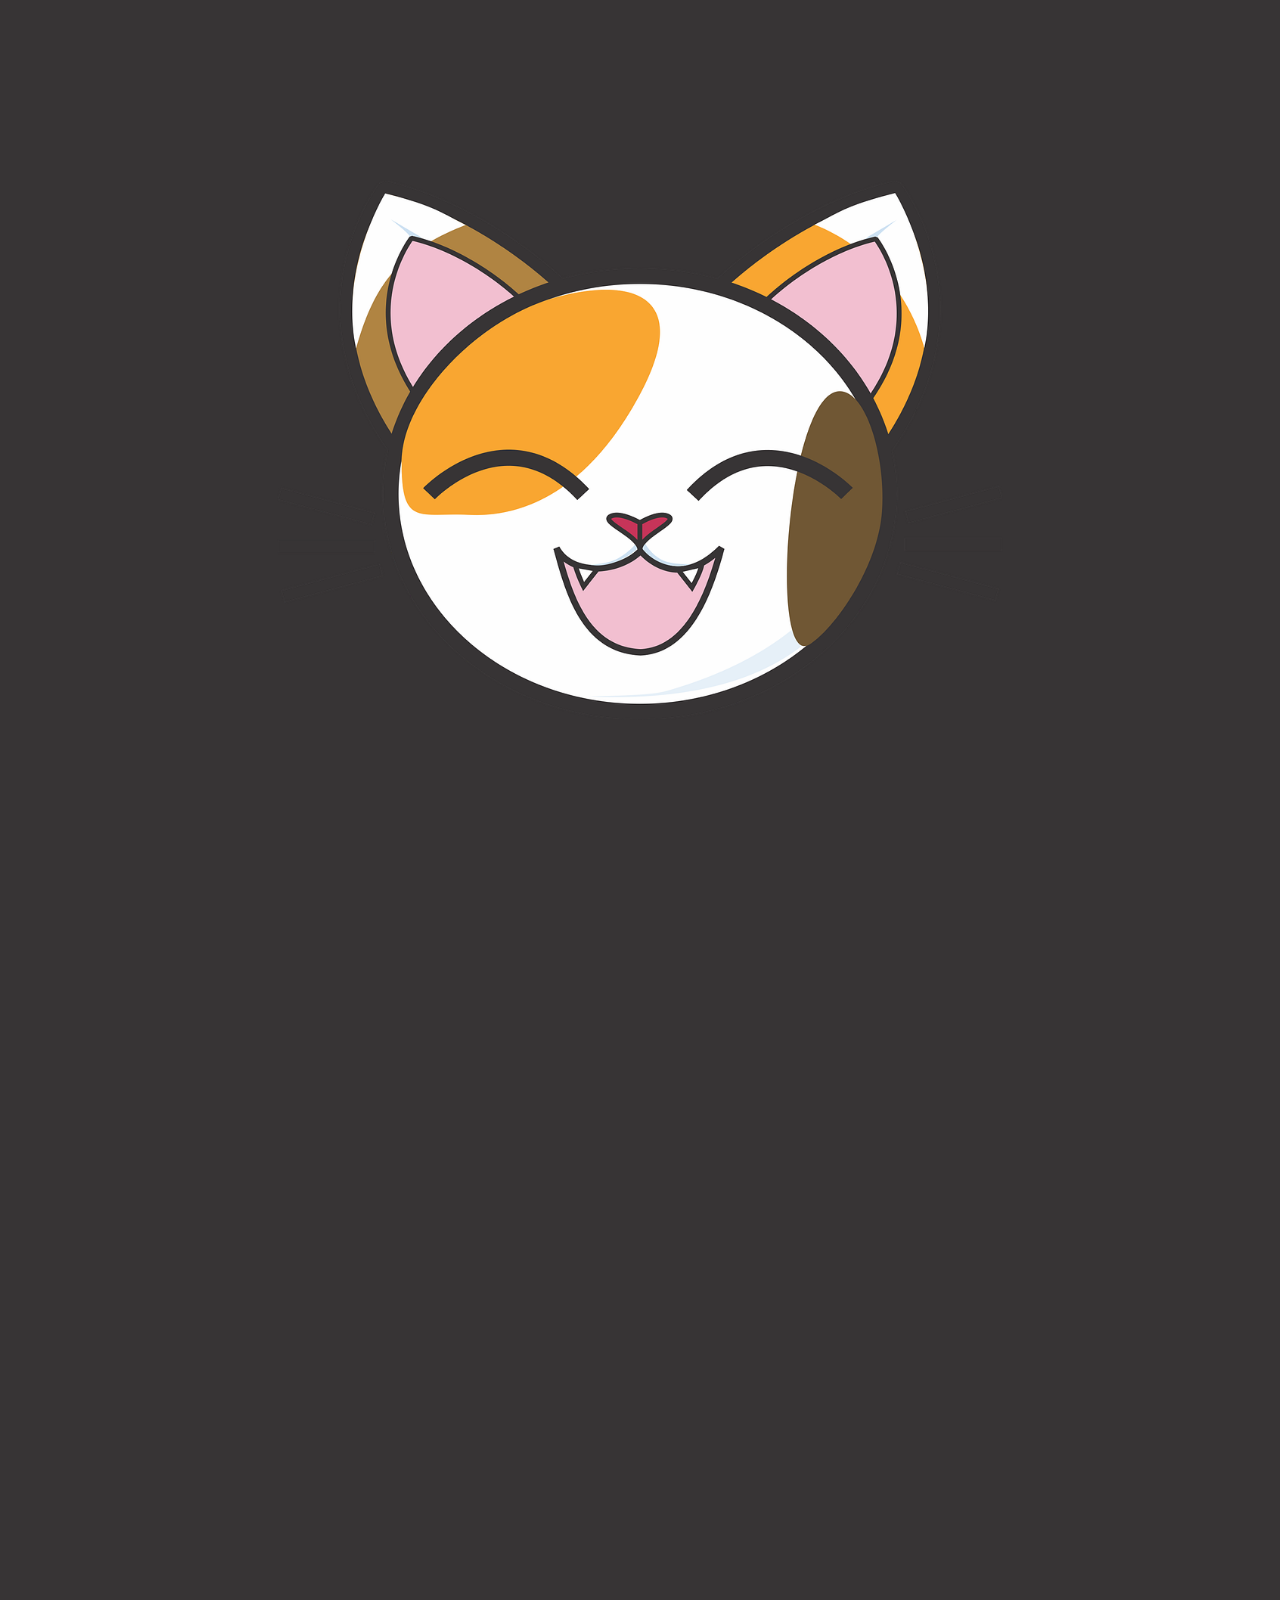
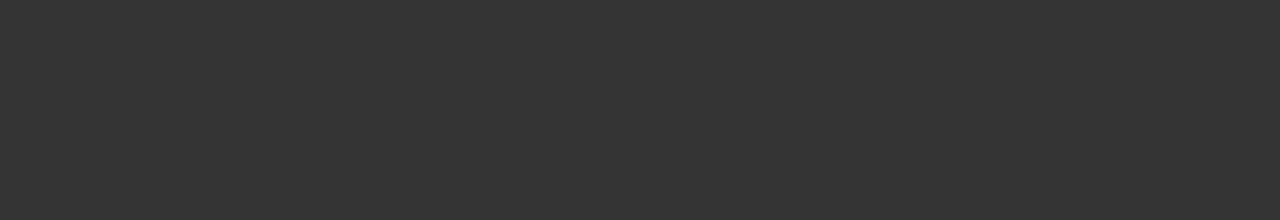
<file: popup/index.html>
<!DOCTYPE html>
<html lang='en'>
  <head>
    <meta charset='UTF-8' />
    <meta name='viewport' content='width=device-width, initial-scale=1.0' />
    <meta http-equiv='X-UA-Compatible' content='ie=edge' />
    <title>Image-Tabby</title>
    <link rel='stylesheet' href='./theme.css' />
    <link
      href='https://fonts.googleapis.com/icon?family=Material+Icons'
      rel='stylesheet'
    />
  </head>

  <body>

    <!-- loader -->
    <div class='loader'>
      <div class='loader-cover'></div>
      <img src='./img/tabby.png' />
    </div>

    <!-- end of loader-->

    <!-- gallery -->

    <div class='gallery-container'>
      <div class='controls-container prev'>
        &#10094;
      </div>

      <div class='controls-container next'>
        &#10095;
      </div>

 

      <div class='gallery-images'>
        <!-- <img src='./img/tabby.png' /> -->
      </div>

      

      <div class='functions-container'>

        <div class='functions-arrow'>
          <i class='material-icons'>
            arrow_back_ios
          </i>
        </div>

        <div class='functions-wrapper'>
          <i class='material-icons fullscreen-icon'>fullscreen</i>
          <i class='material-icons save-icon'>save</i>
          <i class='material-icons tile-icon'>view_comfy</i>
        </div>
      </div>
    </div>

    <!-- end of gallery -->

    <!-- Tile View -->

    <div class='tile-view tile-view--full'>

        <div class='menu context-tile'>
            <ul class='menu-options'>
              <li class='menu-option menu-option--goto'>Go To In Gallery</li>
              <li class='menu-option menu-option--save'>Save</li>
              <li class='menu-option menu-option--info'>MetaInfo</li>
            </ul>
          </div>
          
      <div class='tile-container'>
        <div class='tile-nav'>
          <div class='tile-header'>
              <h1>
                  Image Tabby <img src='./img/tabby.png' alt='logo'/>
                </h1>
                <h2 class='original-site'></h2>
          </div>
  
          <div class='nav-controls'>
              <div class='range-container'>
                  <input type='range' min='1' max='5' class='tile-range' />
                </div>
      
              <i class='material-icons gallery-return'>
                photo_library
              </i>
              <i class='material-icons select-all'>
                select_all
              </i>
            </div>
        </div>

        <div class='tile-grid tile-grid--3'></div>
      </div>

      <div class='meta-container'>
        <div class='meta-nav-toggle'>
            <i class='material-icons'>
                arrow_back_ios
            </i>
        </div>

        <div class='meta-container-inner'>
            <h1 class='meta-title'>Image Details</h1>
            <div class='meta-image-container'>
              <!-- <img class='meta-image' src='./img/tabby.png' /> -->
            </div>
            
            <h2 class='meta-detail img-origin'><a href='#' target='_blank'>chrome-extension://hbabmanginonilldhafijjpoebhkejpd/popup/img/tabby.png</a></h2>
            <h2 class='meta-detail img-size'>2MB</h2>
    
            <h2 class='meta-detail img-name'>image-tabby.png</h2>
    
            <!-- <h2 class='meta-detail img-name'>cutecat.jpg</h2> -->
            <h2 class='meta-detail img-dim'>960 x 716</h2>
    
            <h2 class='meta-detail'><span class='selected-num'>0</span> of <span class='selected-total'></span> selected</h2>
            <input type="checkbox" class='meta-checkbox' />
            <button class='meta-btn'>Save Selected</button>


            <div class='controls-info-container'>
              <h1>Ctl + Click &nbsp;&nbsp;&nbsp; = Select Single</h1>
              <h1>Shift + Click = Select Multiple</h1>
          </div>

        </div>

      </div>

    </div>

    <!-- End of Tile View -->
    <script src='./libs/jszip.min.js'></script>
    <script src='./libs/jszip_utils.js'></script>
    <script src='./libs/fileSaver.min.js'></script>
    <script src='./app.js'></script>
  </body>
</html>
</file>
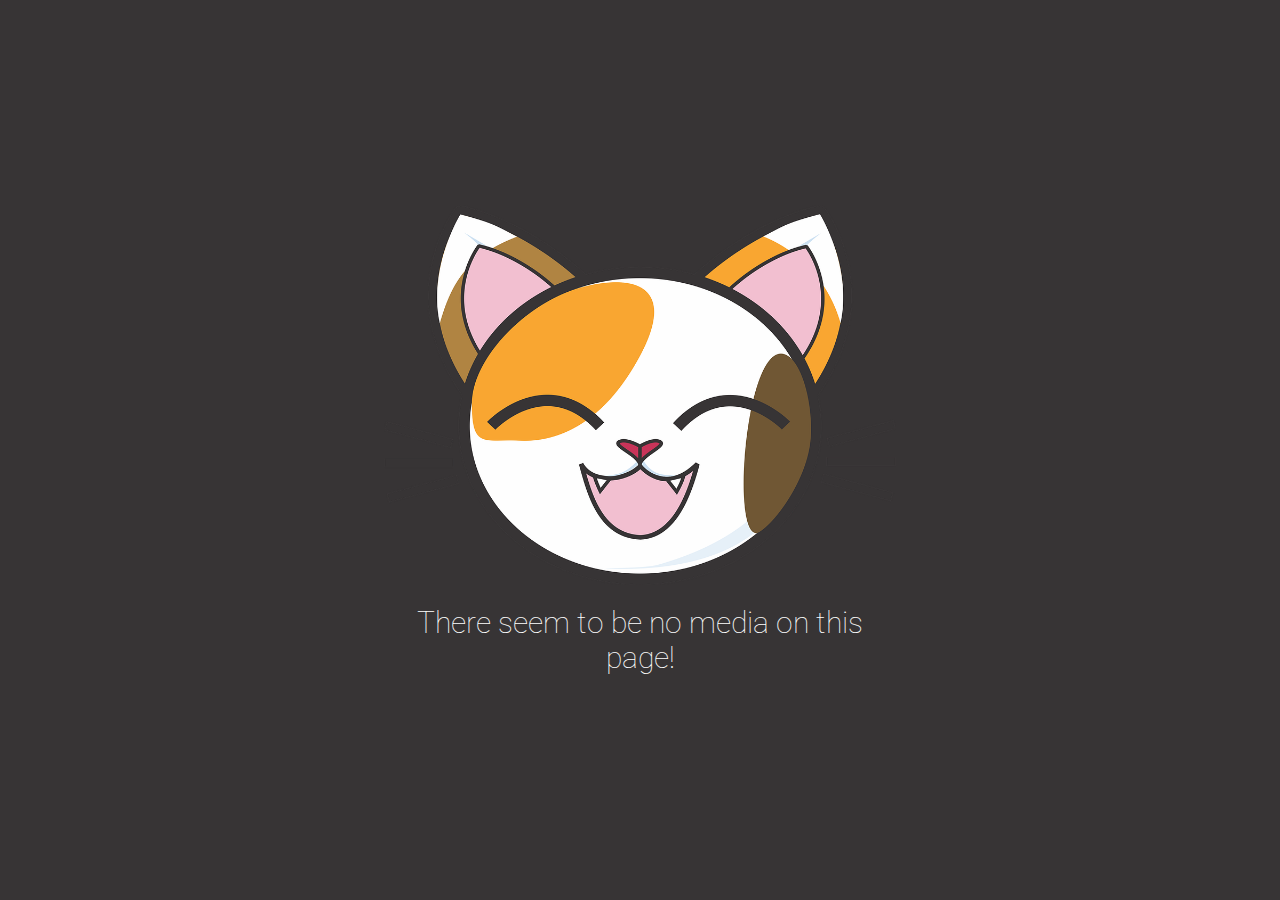
<file: popup/lack.html>
<html lang='en'>
  <head>
    <title>Tabby Nothing</title>

    <style>
      @import url('https://fonts.googleapis.com/css?family=Roboto:300,400,500,700,900&display=swap');
      html,
      body {
        max-height: 100vh;
        overflow: hidden;
      }

      body {
        margin: 0;
        padding: 0;
        background-color: #373435;
        font-family: 'Roboto', sans-serif;
        display: flex;
        align-items: center;
        justify-content: center;
        height: 100vh;
      }

      * {
        outline: none;
        user-select: none;
      }

      .container {
        width: 40vw;
      }

      img {
        width: 100%;
        height: auto;
      }

      h1 {
        color: #fefefe;
        text-align: center;
        font-size: 30px;
        font-weight: lighter;
      }
    </style>
  </head>
  <body>
    <div class='container'>
      <img src='./img/tabby.png' />
      <h1>There seem to be no media on this page!</h1>
    </div>
  </body>
</html>
</file>
<file: popup/theme.css>
@import url("https://fonts.googleapis.com/css?family=Roboto:300,400,500,700,900&display=swap");
/* reset styles */
html,
body {
  max-height: 100vh;
  overflow: hidden;
}

html {
  font-size: 62.5%;
}

body {
  position: relative;
  margin: 0;
  padding: 0;
  background-color: #373435;
  font-family: "Roboto", sans-serif;
}

* {
  outline: none;
  user-select: none;
}

ul {
  list-style: none;
  padding: 0;
  margin: 0;
}

.hidden {
  display: none;
}

.easter-pop {
  position: absolute;
  top: 0;
  left: 0;
  width: 100%;
  height: 100%;
  z-index: 1000;
  animation: easterPop 1.5s;
}
.easter-pop img {
  position: absolute;
  top: 50%;
  left: 50%;
  transform: translate(-50%, -50%);
  width: 80%;
  border-radius: 1.5rem;
  border: 3px solid transparent;
  max-height: 80%;
  height: auto;
  transition: all 0.15s;
  content: url("./img/noahs_logo.png");
  cursor: pointer;
}
.easter-pop img:hover {
  border-color: #f9a631;
}

.easter-pop--exit {
  animation: easterPopExit 1.5s;
}

@keyframes easterPop {
  0% {
    top: -150%;
  }
  80% {
    top: 3%;
  }
  100% {
    top: 0;
  }
}
@keyframes easterPopExit {
  0% {
    top: 50%;
  }
  20% {
    top: 53%;
  }
  100% {
    top: -150%;
    display: none;
  }
}
.loader {
  z-index: 100;
  position: absolute;
  height: 100vh;
  width: 100vw;
  background-color: #373435;
}
.loader-cover {
  z-index: 102;
  background-color: #373435;
  height: 0vh;
  width: 100vw;
  position: absolute;
  bottom: 0;
  left: 0;
  opacity: 0.6;
  animation: loading 3s;
}
.loader img {
  z-index: 101;
  position: absolute;
  top: 50%;
  left: 50%;
  transform: translate(-50%, -50%);
  max-height: 60vh;
  max-width: 100%;
  animation: loadingImg 0.8s 2.5s;
}
@keyframes loading {
  0% {
    height: 100vh;
  }
  30% {
    height: 60vh;
  }
  60% {
    height: 50vh;
  }
  80% {
    height: 30vh;
  }
  100% {
    height: 0vh;
  }
}
@keyframes loadingImg {
  0% {
    top: 50%;
  }
  30% {
    top: 70%;
  }
  100% {
    top: -300%;
  }
}

.gallery-container {
  position: relative;
  height: 100vh;
  width: 100vw;
}

.controls-container {
  position: absolute;
  top: 0;
  display: flex;
  align-items: center;
  justify-content: center;
  height: 100vh;
  width: 10vw;
  color: #fefefe;
  font-size: 3rem;
  z-index: 50;
  transition: all 0.1s;
  cursor: pointer;
}
.controls-container:hover {
  color: #f9a631;
}

.prev {
  left: 0;
}

.next {
  right: 0;
}

.gallery-images {
  width: 100vw;
  height: 100vh;
}
.gallery-images .slide {
  width: 100vw;
  height: 100vh;
  transform-origin: 0 0;
}
.gallery-images img, .gallery-images video {
  position: absolute;
  top: 50%;
  left: 50%;
  transform: translate(-50%, -50%);
  height: auto;
  max-height: 70vh;
  max-width: 50vw;
}
.gallery-images img {
  cursor: move;
}

.functions-container {
  position: absolute;
  bottom: 0;
  z-index: 99;
  height: 15vh;
  width: 100vw;
}
.functions-container:hover .functions-wrapper {
  bottom: 2rem;
}

@keyframes bounce {
  0%, 20%, 50%, 80%, 100% {
    transform: translateY(0);
  }
  40% {
    transform: translateY(-15px);
  }
  60% {
    transform: translateY(-5px);
  }
}
.functions-arrow {
  display: none;
  position: absolute;
  left: 50%;
  transform: translateX(50%);
  bottom: 3rem;
  transition: all 0.2s;
  animation: bounce 2s infinite;
}
.functions-arrow i {
  color: #fefefe;
  font-size: 3rem;
  font-weight: 100;
  transform: rotate(-90deg);
}

.functions-wrapper {
  position: absolute;
  display: flex;
  align-items: center;
  justify-content: space-around;
  bottom: -20rem;
  left: 50%;
  transform: translateX(-50%);
  height: 100px;
  transition: all 0.2s ease-out;
}
.functions-wrapper i {
  color: #fefefe;
  font-size: 5rem;
  margin: 0 10px;
  transition: all 0.1s;
  cursor: pointer;
}
.functions-wrapper i:hover {
  color: #f9a631;
}
.functions-wrapper .i--active {
  color: #f9a631;
}

.tile-view {
  display: grid;
  grid-template-columns: 100vw 20vw;
  min-height: 100vh;
  min-width: 100vw;
}

.tile-view--full {
  grid-template-columns: 80vw 20vw;
}

.tile-container {
  padding: 2rem;
  box-sizing: border-box;
}

.tile-nav {
  display: flex;
  text-transform: uppercase;
  width: 100%;
  margin-bottom: 2rem;
}
.tile-nav h1 {
  color: #fefefe;
  font-size: 3.5rem;
  margin: 0;
}
.tile-nav h1 img {
  width: auto;
  height: 3.5rem;
  vertical-align: top;
}
.tile-nav h2 {
  margin: 0;
  color: #f9a631;
}

.nav-controls {
  display: flex;
  align-items: center;
  margin-left: auto;
  /*
    Tile Range Styles
  */
  /*
    End Of Tile Range Styles
  */
}
.nav-controls .range-container {
  margin-right: 1rem;
  width: 30rem;
}
.nav-controls .range-container .tile-range {
  width: 100%;
  -webkit-appearance: none;
}
.nav-controls .range-container .tile-range::-webkit-slider-runnable-track {
  width: 100%;
  height: 5px;
  background: #fefefe;
  border: none;
  border-radius: 3px;
}
.nav-controls .range-container .tile-range::-webkit-slider-thumb {
  -webkit-appearance: none;
  border: none;
  height: 2.4rem;
  width: 2.4rem;
  border-radius: 50%;
  margin-top: -0.8rem;
  background: #f9a631;
  cursor: pointer;
  transition: all 0.15s;
  transform: scale(1.05);
}
.nav-controls .range-container .tile-range::-webkit-slider-thumb:hover {
  background: #f08f07;
  transform: scale(1.15);
}
.nav-controls .range-container .tile-range:focus {
  outline: none;
}
.nav-controls i {
  color: #fefefe;
  font-size: 3.5rem;
  transition: all 0.1s;
  cursor: pointer;
}
.nav-controls i:hover {
  color: #f9a631;
}
.nav-controls .i--active {
  color: #f9a631;
}

.tile-grid {
  display: grid;
  justify-content: start;
  align-content: start;
  grid-template-rows: auto;
  grid-gap: 1rem;
  height: calc(100vh - 10.6rem);
  overflow-y: scroll;
  overflow-x: hidden;
  padding-right: 2rem;
  /* width */
  /* Track */
  /* Handle */
  /* Handle on hover */
}
.tile-grid::-webkit-scrollbar {
  width: 10px;
}
.tile-grid::-webkit-scrollbar-track {
  background: #f1f1f1;
}
.tile-grid::-webkit-scrollbar-thumb {
  background: #888;
}
.tile-grid::-webkit-scrollbar-thumb:hover {
  background: #555;
}

.tile-grid--1 {
  grid-template-columns: repeat(auto-fit, minmax(9rem, 1fr));
}

.tile-grid--2 {
  grid-template-columns: repeat(auto-fit, minmax(12rem, 1fr));
}

.tile-grid--3 {
  grid-template-columns: repeat(auto-fit, minmax(15rem, 1fr));
}

.tile-grid--4 {
  grid-template-columns: repeat(auto-fit, minmax(20rem, 1fr));
}

.tile-grid--5 {
  grid-template-columns: repeat(auto-fit, minmax(30rem, 1fr));
}

.tile {
  display: flex;
  align-items: center;
  justify-content: center;
  box-sizing: border-box;
  width: 100%;
  transition: all 0.15s;
  border: 0.5rem solid transparent;
  cursor: pointer;
}
.tile:hover {
  transform: scale(0.9);
}

.tile-video-controls {
  position: absolute;
  top: 0;
  left: 0;
  width: 100%;
  height: 100%;
  display: flex;
  align-items: center;
  justify-content: center;
}

.video-toggle {
  width: 100%;
  height: 100%;
  display: flex;
  align-items: center;
  justify-content: center;
  cursor: pointer;
}
.video-toggle i {
  color: #f9a631;
  font-size: 8rem !important;
  opacity: 0.8;
  transition: opacity 0.1s;
}
.video-toggle i:hover {
  opacity: 1;
}

.tile--active {
  border-color: #f9a631;
}

.tile-image {
  width: 100%;
  height: auto;
}

.meta-container {
  position: relative;
}

.meta-container-inner {
  position: relative;
  display: flex;
  flex-direction: column;
  padding: 1rem;
  background-color: #fefefe;
  height: 100%;
  width: 100%;
  z-index: 3;
}

.meta-nav-toggle {
  position: absolute;
  display: flex;
  align-items: center;
  justify-content: flex-start;
  top: 0;
  left: -2rem;
  width: 4rem;
  height: 2rem;
  background-color: #f9a631;
  cursor: pointer;
  z-index: 2;
  transition: all 0.15s;
  box-sizing: border-box;
  padding: 0.4rem;
}
.meta-nav-toggle:hover {
  left: -4rem;
  justify-content: flex-end;
}
.meta-nav-toggle:hover i {
  transform: rotate(180deg);
}
.meta-nav-toggle i {
  color: #fefefe;
  font-size: 1.6rem;
  transition: all 0.3s;
}

.meta-title {
  margin: 2rem 0;
}

.meta-image-container {
  display: flex;
  align-items: center;
  justify-content: center;
  width: 80%;
  height: 20rem;
}

.meta-image {
  width: auto;
  max-width: 95%;
  max-height: 90%;
  height: auto;
  border: 1px solid #a5a5a5;
}

.meta-detail {
  margin: 0.8rem 0;
  width: 80%;
  font-weight: 500;
  font-size: 1.6rem;
  white-space: nowrap;
  text-overflow: ellipsis;
  display: block;
  overflow: hidden;
}
.meta-detail a {
  text-decoration: none;
  color: #000;
  transition: color 0.15s;
}
.meta-detail a:hover {
  color: #f9a631;
}

.meta-btn {
  text-transform: uppercase;
  margin-top: 1.6rem;
  border: none;
  width: 80%;
  padding: 0.6rem 0;
  border-radius: 1rem;
  font-size: 2rem;
  color: #fefefe;
  background-color: #f9a631;
  transition: all 0.15s;
  cursor: pointer;
}
.meta-btn:hover {
  background-color: #f08f07;
}

.controls-info-container {
  margin-top: auto;
  margin-bottom: 5rem;
}
.controls-info-container h1 {
  color: #373435;
  font-size: 1.4rem;
  font-weight: 400;
}

.menu {
  position: absolute;
  display: none;
  z-index: 1000;
  box-shadow: 0 0.4rem 0.5rem 0.3rem rgba(0, 0, 0, 0.2);
  background-color: #fefefe;
}
.menu .menu-options .menu-option {
  font-weight: 500;
  font-size: 1.4rem;
  padding: 1.5rem 1rem;
  cursor: pointer;
}
.menu .menu-options .menu-option:hover {
  background: rgba(0, 0, 0, 0.2);
}

/*# sourceMappingURL=theme.css.map */
</file>
